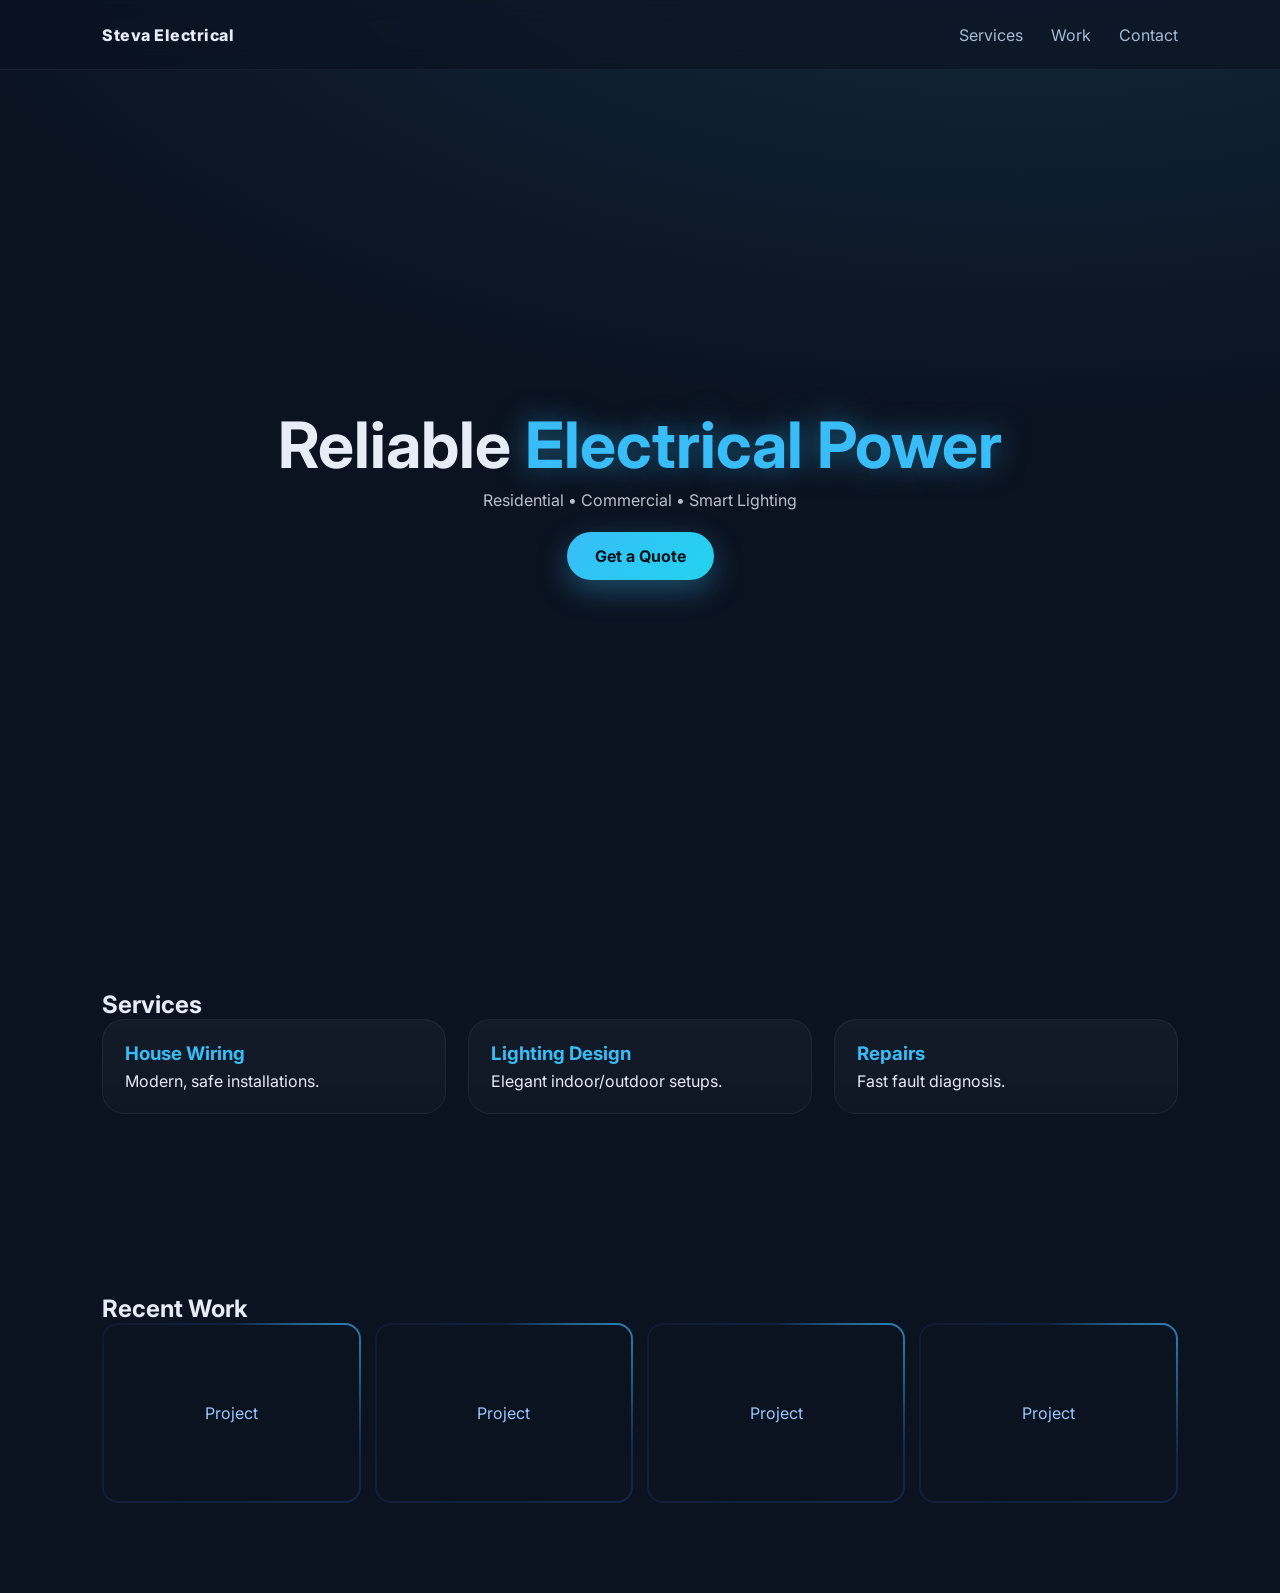
<file: steva.html>
<!DOCTYPE html>
<html lang="en">
<head>
<meta charset="UTF-8" />
<meta name="viewport" content="width=device-width, initial-scale=1.0" />
<title>Steva Electrical</title>
<link href="https://fonts.googleapis.com/css2?family=Inter:wght@300;400;600;800&display=swap" rel="stylesheet">
<style>
:root{--bg:#0b1220;--card:#111a2e;--accent:#38bdf8;--text:#e6edf7;}
*{margin:0;padding:0;box-sizing:border-box;font-family:Inter,system-ui}
body{background:radial-gradient(1200px 600px at 80% -10%,rgba(56,189,248,.15),transparent),var(--bg);color:var(--text);overflow-x:hidden}
header{position:fixed;inset:0 0 auto 0;height:70px;display:flex;align-items:center;justify-content:space-between;padding:0 8%;backdrop-filter:blur(10px);background:rgba(11,18,32,.6);border-bottom:1px solid rgba(255,255,255,.05);z-index:10}
.logo{font-weight:800;letter-spacing:.5px}
nav a{margin-left:24px;color:#cfe3ff;text-decoration:none;opacity:.8}
nav a:hover{opacity:1;color:var(--accent)}
.hero{min-height:100vh;display:grid;place-items:center;text-align:center;padding-top:90px}
.hero h1{font-size:clamp(34px,6vw,64px);line-height:1.1}
.hero h1 span{color:var(--accent);text-shadow:0 0 30px rgba(56,189,248,.5)}
.hero p{opacity:.8;margin-top:10px}
.btn{display:inline-block;margin-top:22px;padding:14px 28px;border-radius:999px;background:linear-gradient(135deg,#38bdf8,#22d3ee);color:#001018;text-decoration:none;font-weight:700;box-shadow:0 10px 30px rgba(56,189,248,.35)}
.section{padding:90px 8%}
.grid{display:grid;grid-template-columns:repeat(auto-fit,minmax(260px,1fr));gap:22px}
.card{background:linear-gradient(180deg,rgba(255,255,255,.04),rgba(255,255,255,.02));border:1px solid rgba(255,255,255,.06);padding:22px;border-radius:22px;position:relative;overflow:hidden}
.card::after{content:"";position:absolute;inset:auto -40% -60% -40%;height:120%;background:radial-gradient(closest-side,rgba(56,189,248,.25),transparent);opacity:.0;transition:.4s}
.card:hover::after{opacity:1}
.card:hover{transform:translateY(-8px)}
.card h3{color:var(--accent);margin-bottom:6px}
.gallery{display:grid;grid-template-columns:repeat(auto-fit,minmax(240px,1fr));gap:14px}
.gallery div{height:180px;border-radius:16px;background:linear-gradient(120deg,#0f1b33,#15264a);position:relative;overflow:hidden}
.gallery div::before{content:"";position:absolute;inset:-50%;background:conic-gradient(from 0deg,transparent,rgba(56,189,248,.6),transparent 30%);animation:spin 6s linear infinite}
.gallery div::after{content:"Project";position:absolute;inset:2px;border-radius:14px;background:#0b1220;display:grid;place-items:center;color:#9cc7ff}
@keyframes spin{to{transform:rotate(360deg)}}
.contact{display:grid;grid-template-columns:1fr 1fr;gap:20px}
input,textarea{width:100%;padding:14px;border-radius:12px;border:1px solid rgba(255,255,255,.08);background:#0b1220;color:#e6edf7}
footer{padding:30px 8%;text-align:center;opacity:.7}
canvas#fx{position:fixed;inset:0;z-index:-1}
@media(max-width:800px){.contact{grid-template-columns:1fr}}
</style>
</head>
<body>
<canvas id="fx"></canvas>
<header>
<div class="logo">Steva Electrical</div>
<nav>
<a href="#services">Services</a>
<a href="#work">Work</a>
<a href="#contact">Contact</a>
</nav>
</header>

<section class="hero">
<div>
<h1>Reliable <span>Electrical Power</span></h1>
<p>Residential • Commercial • Smart Lighting</p>
<a class="btn" href="#contact">Get a Quote</a>
</div>
</section>

<section id="services" class="section">
<h2>Services</h2>
<div class="grid">
<div class="card"><h3>House Wiring</h3><p>Modern, safe installations.</p></div>
<div class="card"><h3>Lighting Design</h3><p>Elegant indoor/outdoor setups.</p></div>
<div class="card"><h3>Repairs</h3><p>Fast fault diagnosis.</p></div>
</div>
</section>

<section id="work" class="section">
<h2>Recent Work</h2>
<div class="gallery">
<div></div><div></div><div></div><div></div>
</html>
</file>
